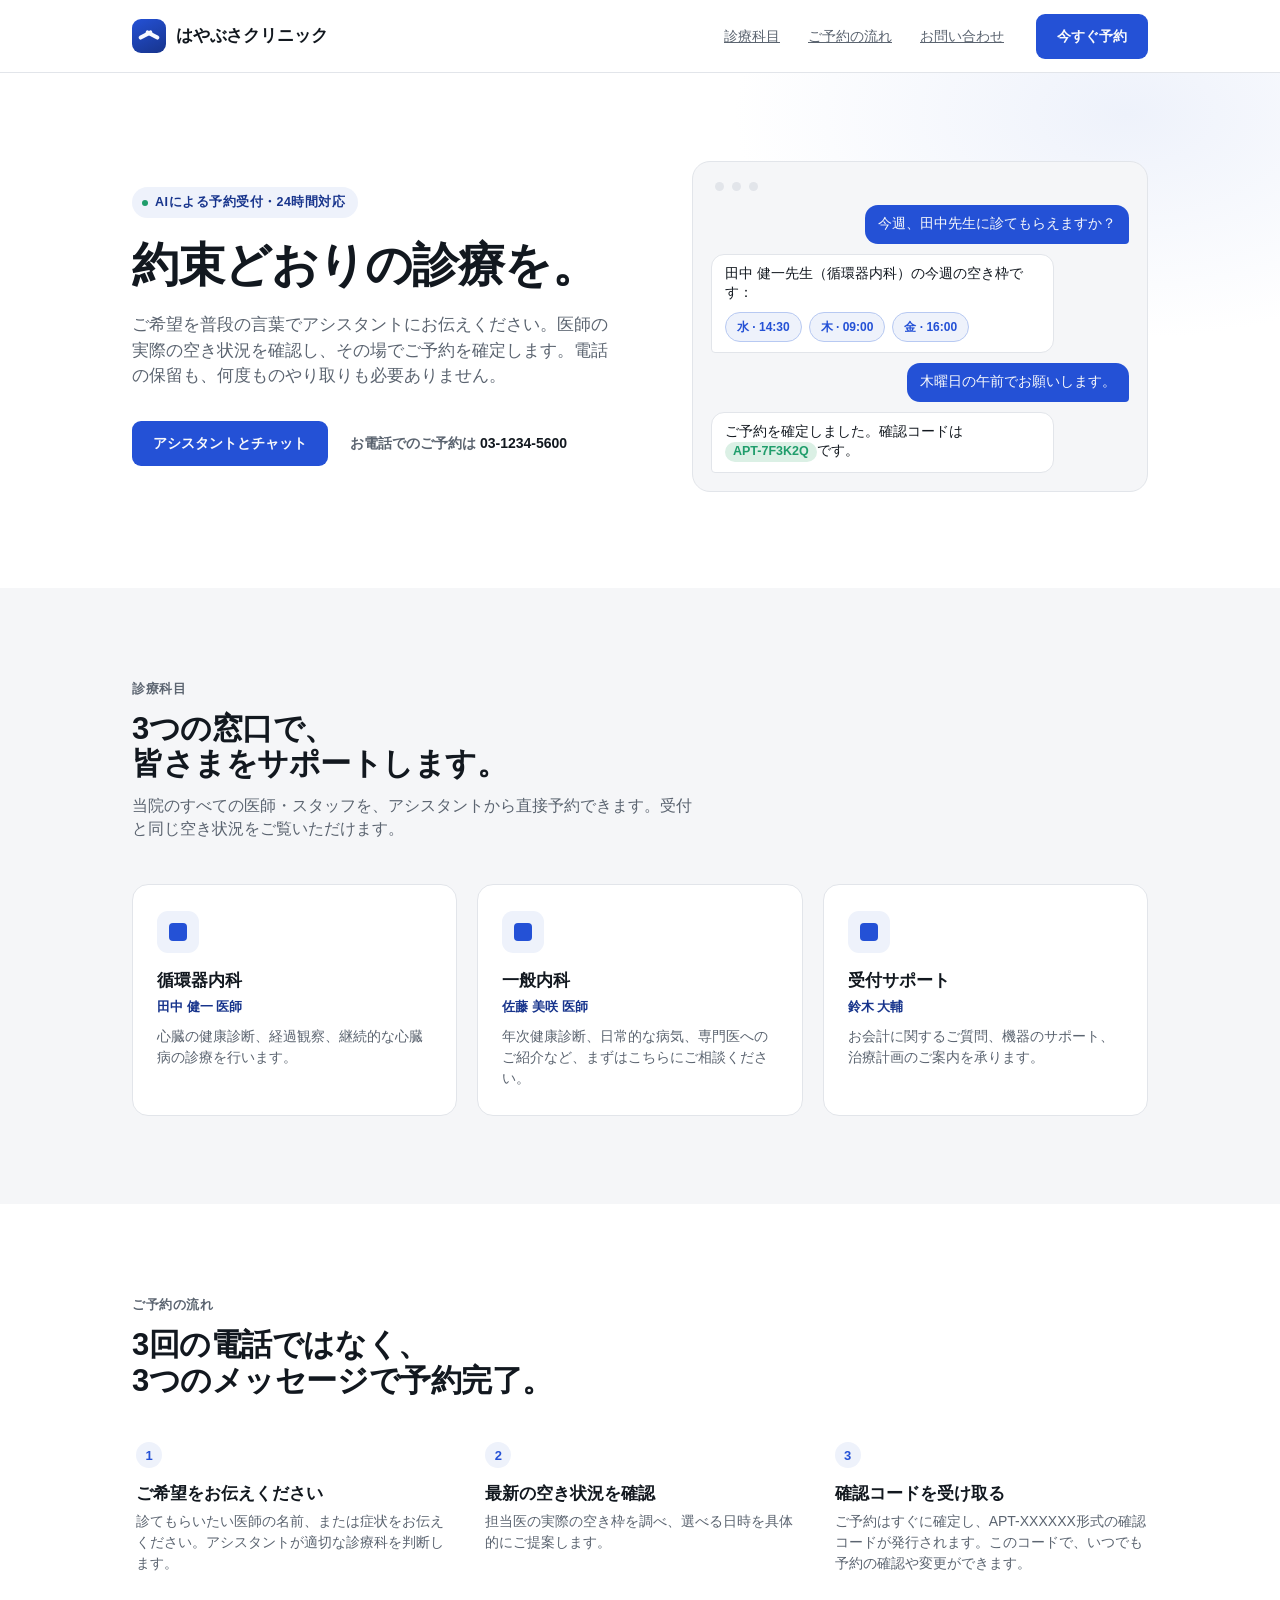
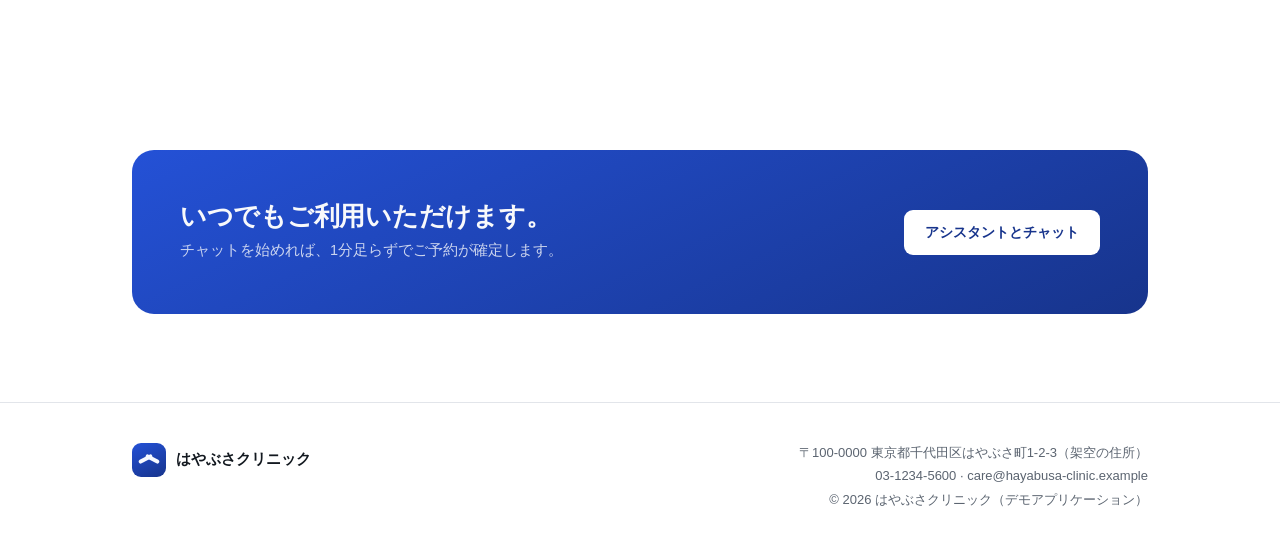
<file: demo/BookingWithAI/WebFolder/index.html>
<!DOCTYPE html>
<html lang="ja">
<head>
<meta charset="UTF-8">
<meta name="viewport" content="width=device-width, initial-scale=1">
<title>はやぶさクリニック — 約束どおりの診療を</title>
<style>
	:root {
		--ink: #12181f;
		--cobalt: #2451d6;
		--cobalt-deep: #17348c;
		--cobalt-tint: #eef2fb;
		--mist: #f5f6f8;
		--line: #e2e5ea;
		--slate: #5b6470;
		--mint: #1f9d6b;
		--mint-tint: #dbf0e5;
	}
	* { box-sizing: border-box; }
	html, body {
		margin: 0;
		padding: 0;
		font-family: -apple-system, "Segoe UI", "Helvetica Neue", Helvetica, Arial, "Hiragino Sans", "Hiragino Kaku Gothic ProN", "Yu Gothic UI", Meiryo, sans-serif;
		color: var(--ink);
		background: #ffffff;
		-webkit-font-smoothing: antialiased;
	}
	body { line-height: 1.5; }
	h1, h2, h3 { line-height: 1.15; margin: 0; text-wrap: balance; }
	p { margin: 0; }
	a { color: inherit; }
	img, svg { display: block; max-width: 100%; }
	.wrap {
		max-width: 1080px;
		margin: 0 auto;
		padding: 0 32px;
	}

	/* ---- Header ---- */
	header {
		position: sticky;
		top: 0;
		z-index: 10;
		background: rgba(255,255,255,0.92);
		backdrop-filter: blur(6px);
		border-bottom: 1px solid var(--line);
	}
	.headerRow {
		display: flex;
		align-items: center;
		justify-content: space-between;
		height: 72px;
	}
	.brand {
		display: flex;
		align-items: center;
		gap: 10px;
		font-weight: 700;
		font-size: 17px;
		letter-spacing: -0.01em;
	}
	.mark {
		width: 34px;
		height: 34px;
		border-radius: 9px;
		background: linear-gradient(155deg, var(--cobalt) 0%, var(--cobalt-deep) 100%);
		position: relative;
		flex: none;
	}
	.mark::before, .mark::after {
		content: "";
		position: absolute;
		background: #f7f9ff;
	}
	.mark::before {
		width: 15px;
		height: 4px;
		border-radius: 2px;
		top: 14px;
		left: 6px;
		transform: rotate(-28deg);
	}
	.mark::after {
		width: 15px;
		height: 4px;
		border-radius: 2px;
		top: 14px;
		left: 13px;
		transform: rotate(28deg);
	}
	nav {
		display: flex;
		align-items: center;
		gap: 32px;
	}
	nav .links {
		display: flex;
		gap: 28px;
		font-size: 14px;
		font-weight: 500;
		color: var(--slate);
	}
	nav .links a:hover { color: var(--ink); }
	.btn {
		display: inline-flex;
		align-items: center;
		justify-content: center;
		gap: 8px;
		border-radius: 9px;
		font-weight: 600;
		font-size: 14px;
		text-decoration: none;
		padding: 11px 20px;
		border: 1px solid transparent;
		cursor: pointer;
		transition: background 0.15s ease, border-color 0.15s ease, color 0.15s ease;
	}
	.btn.primary { background: var(--cobalt); color: #f8f9fb; }
	.btn.primary:hover { background: var(--cobalt-deep); }
	.btn.ghost { background: transparent; color: var(--ink); border-color: var(--line); }
	.btn.ghost:hover { border-color: var(--slate); }

	/* ---- Hero ---- */
	.hero {
		padding: 88px 0 96px;
		background:
			radial-gradient(560px 320px at 88% 8%, var(--cobalt-tint) 0%, rgba(238,242,251,0) 70%);
	}
	.heroGrid {
		display: grid;
		grid-template-columns: 1.05fr 0.95fr;
		gap: 56px;
		align-items: center;
	}
	.eyebrow {
		display: inline-flex;
		align-items: center;
		gap: 7px;
		font-size: 12.5px;
		font-weight: 700;
		letter-spacing: 0.04em;
		text-transform: uppercase;
		color: var(--cobalt-deep);
		background: var(--cobalt-tint);
		border-radius: 999px;
		padding: 6px 13px 6px 10px;
		margin-bottom: 20px;
	}
	.eyebrow .dot { width: 6px; height: 6px; border-radius: 50%; background: var(--mint); }
	.hero h1 {
		font-size: 47px;
		font-weight: 700;
		letter-spacing: -0.02em;
		margin-bottom: 20px;
	}
	.hero .sub {
		font-size: 17px;
		color: var(--slate);
		max-width: 480px;
		margin-bottom: 32px;
	}
	.heroActions { display: flex; align-items: center; gap: 22px; flex-wrap: wrap; }
	.telLink { font-size: 14px; font-weight: 600; color: var(--slate); text-decoration: none; }
	.telLink span { color: var(--ink); }

	/* ---- Hero preview card ---- */
	.previewCard {
		background: var(--mist);
		border: 1px solid var(--line);
		border-radius: 18px;
		padding: 18px;
	}
	.previewChrome {
		display: flex;
		align-items: center;
		gap: 8px;
		padding: 2px 4px 14px;
	}
	.previewChrome span {
		width: 9px; height: 9px; border-radius: 50%; background: var(--line);
	}
	.previewMsgs { display: flex; flex-direction: column; gap: 10px; }
	.pBubble {
		max-width: 82%;
		padding: 10px 13px;
		border-radius: 13px;
		font-size: 13.5px;
		line-height: 1.4;
	}
	.pBubble.user {
		align-self: flex-end;
		background: var(--cobalt);
		color: #f8f9fb;
		border-bottom-right-radius: 4px;
	}
	.pBubble.ai {
		align-self: flex-start;
		background: #ffffff;
		border: 1px solid var(--line);
		border-bottom-left-radius: 4px;
	}
	.pCode {
		display: inline-block;
		background: var(--mint-tint);
		color: var(--mint);
		font-weight: 700;
		padding: 1px 8px;
		border-radius: 999px;
		font-size: 12.5px;
	}
	.pSlots { display: flex; gap: 7px; flex-wrap: wrap; margin-top: 9px; }
	.pSlot {
		font-size: 12px;
		font-weight: 600;
		color: var(--cobalt);
		background: var(--cobalt-tint);
		border: 1px solid #b7c9f2;
		border-radius: 999px;
		padding: 6px 11px;
	}

	/* ---- Sections ---- */
	section { padding: 88px 0; }
	.sectionHead { max-width: 560px; margin-bottom: 44px; }
	.sectionHead .eyebrow { background: none; padding: 0; margin-bottom: 12px; color: var(--slate); }
	.sectionHead h2 { font-size: 31px; letter-spacing: -0.015em; margin-bottom: 12px; }
	.sectionHead p { color: var(--slate); font-size: 15.5px; }

	.services { background: var(--mist); }
	.cardGrid {
		display: grid;
		grid-template-columns: repeat(3, 1fr);
		gap: 20px;
	}
	.card {
		background: #ffffff;
		border: 1px solid var(--line);
		border-radius: 16px;
		padding: 26px 24px;
	}
	.cardIcon {
		width: 42px;
		height: 42px;
		border-radius: 11px;
		background: var(--cobalt-tint);
		margin-bottom: 18px;
		position: relative;
	}
	.cardIcon::before {
		content: "";
		position: absolute;
		inset: 12px;
		border-radius: 4px;
		background: var(--cobalt);
	}
	.card h3 { font-size: 17px; margin-bottom: 6px; }
	.card .who { font-size: 13px; font-weight: 600; color: var(--cobalt-deep); margin-bottom: 10px; }
	.card p.desc { color: var(--slate); font-size: 14px; }

	.steps {
		display: grid;
		grid-template-columns: repeat(3, 1fr);
		gap: 32px;
	}
	.step { position: relative; padding-left: 4px; }
	.step .num {
		font-size: 13px;
		font-weight: 700;
		color: var(--cobalt);
		background: var(--cobalt-tint);
		width: 26px;
		height: 26px;
		border-radius: 50%;
		display: flex;
		align-items: center;
		justify-content: center;
		margin-bottom: 16px;
	}
	.step h3 { font-size: 16.5px; margin-bottom: 8px; }
	.step p { color: var(--slate); font-size: 14px; }

	.ctaBand {
		background: linear-gradient(155deg, var(--cobalt) 0%, var(--cobalt-deep) 100%);
		border-radius: 22px;
		padding: 52px 48px;
		display: flex;
		align-items: center;
		justify-content: space-between;
		gap: 24px;
		flex-wrap: wrap;
		color: #f8f9fb;
	}
	.ctaBand h2 { font-size: 26px; letter-spacing: -0.01em; margin-bottom: 8px; }
	.ctaBand p { color: rgba(248,249,251,0.8); font-size: 14.5px; }
	.ctaBand .btn.primary { background: #ffffff; color: var(--cobalt-deep); }
	.ctaBand .btn.primary:hover { background: #eef2fb; }

	footer {
		border-top: 1px solid var(--line);
		padding: 40px 0;
	}
	.footRow {
		display: flex;
		justify-content: space-between;
		align-items: flex-start;
		flex-wrap: wrap;
		gap: 24px;
	}
	.footBrand { display: flex; align-items: center; gap: 10px; font-weight: 700; font-size: 14.5px; }
	.footMeta { font-size: 13px; color: var(--slate); text-align: right; }
	.footMeta div + div { margin-top: 4px; }

	@media (max-width: 860px) {
		.heroGrid { grid-template-columns: 1fr; }
		.cardGrid, .steps { grid-template-columns: 1fr; }
		nav .links { display: none; }
		.hero h1 { font-size: 36px; }
		.footRow { flex-direction: column; }
		.footMeta { text-align: left; }
	}

	@media (prefers-color-scheme: dark) {
		html, body { background: #0f1319; color: #e9ecf2; }
		header { background: rgba(15,19,25,0.86); border-color: #232a35; }
		.line, .card, header, footer { border-color: #232a35; }
		.card { background: #161c25; border-color: #232a35; }
		.previewCard { background: #161c25; border-color: #232a35; }
		.pBubble.ai { background: #1d2430; border-color: #2a3240; color: #e9ecf2; }
		.services { background: #131820; }
		.btn.ghost { border-color: #2a3240; color: #e9ecf2; }
		.eyebrow { color: #a9c0f5; background: #1a2338; }
		.sectionHead .eyebrow { background: none; color: #8b95a6; }
		.hero .sub, .card p.desc, .step p, .sectionHead p, .footMeta, nav .links { color: #8b95a6; }
		footer, header, .card, .previewCard { border-color: #232a35; }
	}
</style>
</head>
<body>

<header>
	<div class="wrap headerRow">
		<div class="brand"><span class="mark"></span> はやぶさクリニック</div>
		<nav>
			<div class="links">
				<a href="#services">診療科目</a>
				<a href="#how">ご予約の流れ</a>
				<a href="#contact">お問い合わせ</a>
			</div>
			<a class="btn primary" href="webchat.html">今すぐ予約</a>
		</nav>
	</div>
</header>

<section class="hero">
	<div class="wrap heroGrid">
		<div>
			<div class="eyebrow"><span class="dot"></span> AIによる予約受付・24時間対応</div>
			<h1>約束どおりの診療を。</h1>
			<p class="sub">ご希望を普段の言葉でアシスタントにお伝えください。医師の実際の空き状況を確認し、その場でご予約を確定します。電話の保留も、何度ものやり取りも必要ありません。</p>
			<div class="heroActions">
				<a class="btn primary" href="webchat.html">アシスタントとチャット</a>
				<a class="telLink" href="tel:+81312345600">お電話でのご予約は <span>03-1234-5600</span></a>
			</div>
		</div>
		<div class="previewCard">
			<div class="previewChrome"><span></span><span></span><span></span></div>
			<div class="previewMsgs">
				<div class="pBubble user">今週、田中先生に診てもらえますか？</div>
				<div class="pBubble ai">
					田中 健一先生（循環器内科）の今週の空き枠です：
					<div class="pSlots">
						<span class="pSlot">水 · 14:30</span>
						<span class="pSlot">木 · 09:00</span>
						<span class="pSlot">金 · 16:00</span>
					</div>
				</div>
				<div class="pBubble user">木曜日の午前でお願いします。</div>
				<div class="pBubble ai">ご予約を確定しました。確認コードは<span class="pCode">APT-7F3K2Q</span>です。</div>
			</div>
		</div>
	</div>
</section>

<section class="services" id="services">
	<div class="wrap">
		<div class="sectionHead">
			<div class="eyebrow">診療科目</div>
			<h2>3つの窓口で、<br>皆さまをサポートします。</h2>
			<p>当院のすべての医師・スタッフを、アシスタントから直接予約できます。受付と同じ空き状況をご覧いただけます。</p>
		</div>
		<div class="cardGrid">
			<div class="card">
				<div class="cardIcon"></div>
				<h3>循環器内科</h3>
				<div class="who">田中 健一 医師</div>
				<p class="desc">心臓の健康診断、経過観察、継続的な心臓病の診療を行います。</p>
			</div>
			<div class="card">
				<div class="cardIcon"></div>
				<h3>一般内科</h3>
				<div class="who">佐藤 美咲 医師</div>
				<p class="desc">年次健康診断、日常的な病気、専門医へのご紹介など、まずはこちらにご相談ください。</p>
			</div>
			<div class="card">
				<div class="cardIcon"></div>
				<h3>受付サポート</h3>
				<div class="who">鈴木 大輔</div>
				<p class="desc">お会計に関するご質問、機器のサポート、治療計画のご案内を承ります。</p>
			</div>
		</div>
	</div>
</section>

<section id="how">
	<div class="wrap">
		<div class="sectionHead">
			<div class="eyebrow">ご予約の流れ</div>
			<h2>3回の電話ではなく、<br>3つのメッセージで予約完了。</h2>
		</div>
		<div class="steps">
			<div class="step">
				<div class="num">1</div>
				<h3>ご希望をお伝えください</h3>
				<p>診てもらいたい医師の名前、または症状をお伝えください。アシスタントが適切な診療科を判断します。</p>
			</div>
			<div class="step">
				<div class="num">2</div>
				<h3>最新の空き状況を確認</h3>
				<p>担当医の実際の空き枠を調べ、選べる日時を具体的にご提案します。</p>
			</div>
			<div class="step">
				<div class="num">3</div>
				<h3>確認コードを受け取る</h3>
				<p>ご予約はすぐに確定し、APT-XXXXXX形式の確認コードが発行されます。このコードで、いつでも予約の確認や変更ができます。</p>
			</div>
		</div>
	</div>
</section>

<section id="contact">
	<div class="wrap">
		<div class="ctaBand">
			<div>
				<h2>いつでもご利用いただけます。</h2>
				<p>チャットを始めれば、1分足らずでご予約が確定します。</p>
			</div>
			<a class="btn primary" href="webchat.html">アシスタントとチャット</a>
		</div>
	</div>
</section>

<footer>
	<div class="wrap footRow">
		<div class="footBrand"><span class="mark"></span> はやぶさクリニック</div>
		<div class="footMeta">
			<div>〒100-0000 東京都千代田区はやぶさ町1-2-3（架空の住所）</div>
			<div>03-1234-5600 · care@hayabusa-clinic.example</div>
			<div>© 2026 はやぶさクリニック（デモアプリケーション）</div>
		</div>
	</div>
</footer>

</body>
</html>
</file>
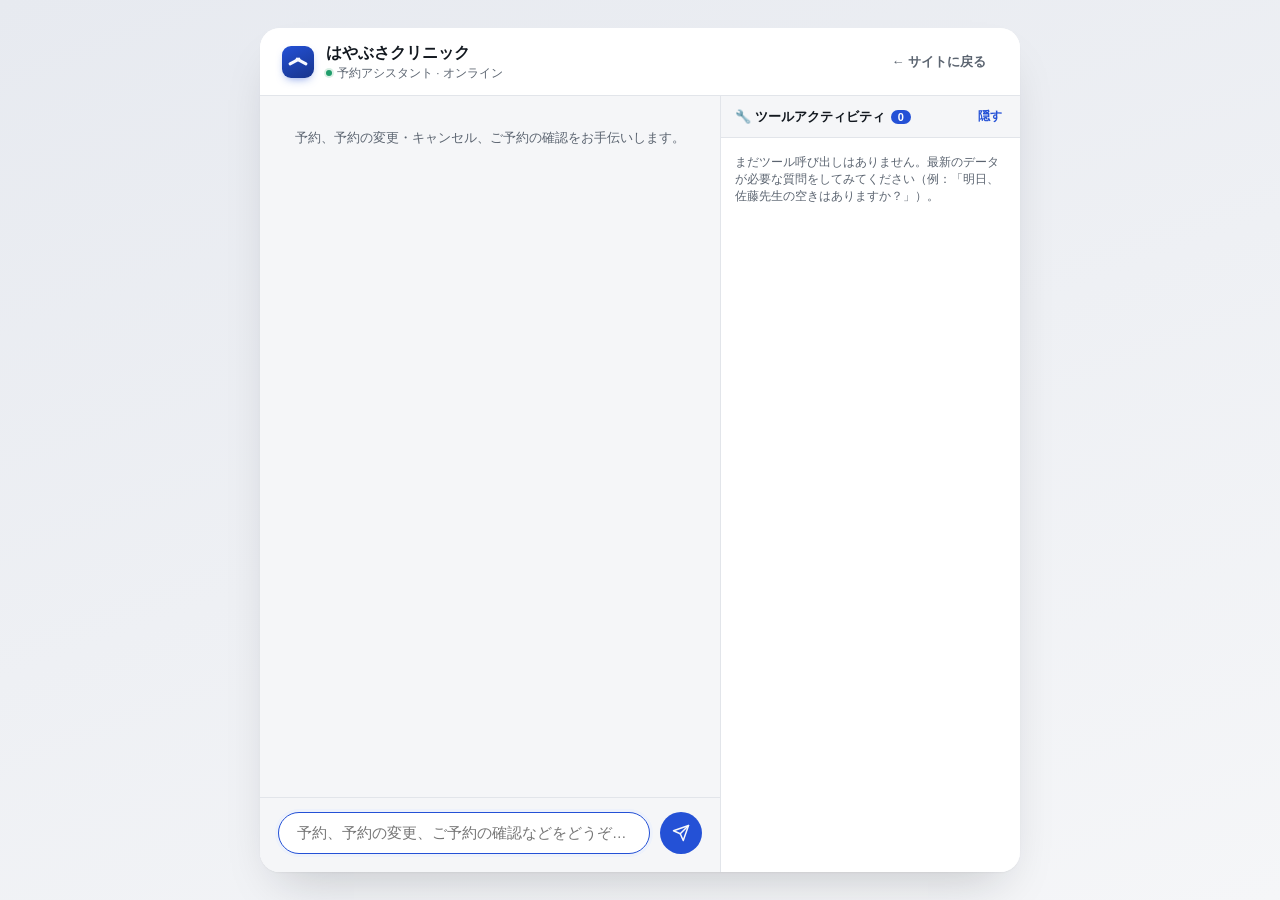
<file: demo/BookingWithAI/WebFolder/webchat.html>
<!DOCTYPE html>
<html lang="ja">
<head>
<meta charset="UTF-8">
<meta name="viewport" content="width=device-width, initial-scale=1">
<title>はやぶさクリニック — ご予約</title>
<style>
	:root {
		--ink: #12181f;
		--cobalt: #2451d6;
		--cobalt-deep: #17348c;
		--cobalt-tint: #eef2fb;
		--mist: #f5f6f8;
		--canvas: #e7eaf0;
		--line: #e2e5ea;
		--slate: #5b6470;
		--mint: #1f9d6b;
		--mint-tint: #dbf0e5;
		--rust: #d93b3b;
		--rust-tint: #fadede;
		--card-bg: #ffffff;
	}
	* { box-sizing: border-box; }
	html, body {
		margin: 0;
		height: 100%;
		font-family: -apple-system, "Segoe UI", "Helvetica Neue", Helvetica, Arial, "Hiragino Sans", "Hiragino Kaku Gothic ProN", "Yu Gothic UI", Meiryo, sans-serif;
		color: var(--ink);
	}
	body {
		display: flex;
		justify-content: center;
		align-items: center;
		background: linear-gradient(160deg, var(--canvas) 0%, var(--mist) 100%);
		padding: 28px 16px;
	}

	.appShell {
		width: 100%;
		max-width: 760px;
		height: min(860px, 100%);
		display: flex;
		flex-direction: column;
		background: var(--card-bg);
		border-radius: 20px;
		box-shadow: 0 1px 2px rgba(18, 24, 31, 0.04), 0 24px 48px -20px rgba(18, 24, 31, 0.22);
		overflow: hidden;
	}

	header {
		flex: none;
		display: flex;
		align-items: center;
		justify-content: space-between;
		height: 68px;
		padding: 0 22px;
		background: #ffffff;
		border-bottom: 1px solid var(--line);
	}
	.brand { display: flex; align-items: center; gap: 12px; font-weight: 700; font-size: 15.5px; }
	.mark {
		width: 32px; height: 32px; border-radius: 9px; flex: none;
		background: linear-gradient(155deg, var(--cobalt) 0%, var(--cobalt-deep) 100%);
		position: relative;
		box-shadow: 0 4px 10px -4px rgba(36, 81, 214, 0.65);
	}
	.mark::before, .mark::after { content: ""; position: absolute; background: #f7f9ff; width: 13px; height: 3px; border-radius: 2px; top: 14px; }
	.mark::before { left: 6px; transform: rotate(-28deg); }
	.mark::after { left: 13px; transform: rotate(28deg); }
	.brand .brandText { display: flex; flex-direction: column; gap: 2px; }
	.brand .status { display: flex; align-items: center; gap: 5px; font-weight: 500; font-size: 11.5px; color: var(--slate); }
	.dot { width: 6px; height: 6px; border-radius: 50%; background: var(--mint); flex: none; box-shadow: 0 0 0 2px var(--mint-tint); }
	.backLink {
		font-size: 13px;
		font-weight: 600;
		color: var(--slate);
		text-decoration: none;
		padding: 7px 12px;
		border-radius: 8px;
	}
	.backLink:hover { color: var(--ink); background: var(--mist); }

	main { flex: 1; overflow: hidden; display: flex; justify-content: center; background: var(--mist); }
	.chatCol { flex: 1; min-width: 0; display: flex; flex-direction: column; min-height: 0; }

	/* ---- Tool Activity panel (demo aid: shows each tool call the model made) ---- */
	.tool-panel {
		width: 300px;
		flex: none;
		display: flex;
		flex-direction: column;
		background: var(--card-bg);
		border-left: 1px solid var(--line);
		overflow: hidden;
		transition: width 0.18s ease;
	}
	.tool-panel.collapsed {
		width: 52px;
	}
	.tool-panel.collapsed .tool-panel-body {
		display: none;
	}
	.tool-panel.collapsed .tool-panel-header {
		justify-content: center;
		padding: 10px 4px;
	}
	.tool-panel.collapsed .tool-panel-label {
		display: none;
	}
	.tool-panel-header {
		flex: none;
		display: flex;
		align-items: center;
		justify-content: space-between;
		padding: 10px 14px;
		font-size: 13px;
		font-weight: 700;
		background: var(--mist);
		border-bottom: 1px solid var(--line);
	}
	.tool-count {
		display: inline-block;
		background: var(--cobalt);
		color: #fff;
		font-size: 11px;
		font-weight: 700;
		border-radius: 999px;
		padding: 1px 7px;
		margin-left: 6px;
	}
	.tool-toggle-btn {
		font-family: inherit;
		font-size: 12px;
		font-weight: 600;
		color: var(--cobalt);
		background: none;
		border: none;
		cursor: pointer;
		padding: 2px 4px;
	}
	.tool-panel-body {
		flex: 1;
		overflow-y: auto;
		padding: 10px;
		display: flex;
		flex-direction: column;
		gap: 8px;
	}
	.tool-empty { font-size: 12px; color: var(--slate); padding: 6px 4px; }
	.tool-entry {
		border: 1px solid var(--line);
		border-radius: 8px;
		padding: 8px 10px;
		background: var(--card-bg);
		transition: background 0.6s ease;
	}
	.tool-entry.new { background: #fff4d6; }
	.tool-entry-head { display: flex; align-items: center; justify-content: space-between; margin-bottom: 6px; }
	.tool-name { font-size: 12.5px; font-weight: 700; color: var(--cobalt-deep); }
	.tool-time { font-size: 10.5px; color: var(--slate); }
	.tool-entry-label {
		font-size: 10.5px; font-weight: 700; text-transform: uppercase;
		letter-spacing: 0.03em; color: var(--slate); margin: 6px 0 2px;
	}
	.tool-json {
		margin: 0;
		font-family: "SF Mono", Consolas, "Courier New", monospace;
		font-size: 11px;
		line-height: 1.4;
		background: var(--mist);
		border-radius: 6px;
		padding: 6px 8px;
		white-space: pre-wrap;
		word-break: break-word;
	}
	@media (max-width: 900px) { .tool-panel { display: none; } }

	.messages {
		flex: 1;
		overflow-y: auto;
		padding: 22px 20px 14px;
		display: flex;
		flex-direction: column;
		gap: 14px;
	}
	.messages::-webkit-scrollbar { width: 8px; }
	.messages::-webkit-scrollbar-thumb { background: #d5d9e0; border-radius: 999px; }

	.row {
		display: flex;
		align-items: flex-end;
		gap: 8px;
		max-width: 82%;
		animation: rise 0.22s ease-out;
	}
	.row.user { align-self: flex-end; flex-direction: row-reverse; }
	.row.ai { align-self: flex-start; }
	@keyframes rise { from { opacity: 0; transform: translateY(6px); } to { opacity: 1; transform: translateY(0); } }

	.avatar {
		width: 26px; height: 26px; border-radius: 50%; flex: none;
		display: flex; align-items: center; justify-content: center;
		font-size: 11px; font-weight: 700;
	}
	.avatar.ai { background: linear-gradient(155deg, var(--cobalt) 0%, var(--cobalt-deep) 100%); color: #f7f9ff; }
	.avatar.user { background: var(--cobalt-tint); color: var(--cobalt-deep); }

	.bubbleCol { display: flex; flex-direction: column; gap: 4px; min-width: 0; }
	.row.user .bubbleCol { align-items: flex-end; }

	.bubble {
		padding: 11px 15px;
		border-radius: 16px;
		line-height: 1.5;
		font-size: 14.5px;
		white-space: pre-wrap;
		word-wrap: break-word;
	}
	.row.user .bubble {
		background: var(--cobalt);
		color: #f8f9fb;
		border-bottom-right-radius: 5px;
	}
	.row.ai .bubble {
		background: #ffffff;
		border: 1px solid var(--line);
		border-bottom-left-radius: 5px;
	}
	.timestamp { font-size: 11px; color: var(--slate); padding: 0 3px; opacity: 0.75; }

	.bubble.notice { align-self: center; background: transparent; color: var(--slate); font-size: 12.5px; text-align: center; }
	.bubble.error { background: var(--rust-tint); border: 1px solid var(--rust); color: var(--rust); }

	.code-pill {
		display: inline-block;
		background: var(--mint-tint);
		color: var(--mint);
		font-weight: 700;
		padding: 1px 8px;
		border-radius: 999px;
		font-size: 13px;
	}
	.slot-suggestions { display: flex; flex-wrap: wrap; gap: 8px; margin-top: 10px; }
	.slot-btn {
		font-family: inherit;
		font-size: 13px;
		font-weight: 600;
		color: var(--cobalt);
		background: var(--cobalt-tint);
		border: 1px solid #b7c9f2;
		border-radius: 999px;
		padding: 7px 14px;
		cursor: pointer;
		transition: background 0.15s ease, color 0.15s ease, transform 0.1s ease;
	}
	.slot-btn:hover:not(:disabled) { background: var(--cobalt); color: #f8f9fb; transform: translateY(-1px); }
	.slot-btn:disabled { cursor: default; opacity: 0.5; }
	.slot-btn.selected { background: var(--cobalt); color: #f8f9fb; opacity: 1; }

	.typingLabel { font-size: 13.5px; color: var(--slate); vertical-align: middle; }
	.typing { display: inline-flex; align-items: center; height: 14px; vertical-align: middle; }
	.typing span {
		display: inline-block; width: 6px; height: 6px; margin: 0 2px;
		background: var(--slate); border-radius: 50%;
		animation: blink 1.2s infinite ease-in-out;
	}
	.typing span:nth-child(2) { animation-delay: 0.2s; }
	.typing span:nth-child(3) { animation-delay: 0.4s; }
	@keyframes blink { 0%, 80%, 100% { opacity: 0.2; } 40% { opacity: 1; } }

	.composer {
		flex: none;
		display: flex;
		align-items: center;
		gap: 10px;
		padding: 14px 18px 18px;
		background: var(--mist);
		border-top: 1px solid var(--line);
	}
	.composer input {
		flex: 1;
		border: 1px solid var(--line);
		background: #ffffff;
		border-radius: 999px;
		padding: 12px 18px;
		font-size: 14.5px;
		font-family: inherit;
		color: var(--ink);
		transition: border-color 0.15s ease, box-shadow 0.15s ease;
	}
	.composer input:focus { outline: none; border-color: var(--cobalt); box-shadow: 0 0 0 3px var(--cobalt-tint); }
	.composer button {
		flex: none;
		width: 42px; height: 42px;
		display: flex; align-items: center; justify-content: center;
		color: #f8f9fb;
		background: var(--cobalt);
		border: none;
		border-radius: 50%;
		cursor: pointer;
		transition: background 0.15s ease, transform 0.1s ease;
	}
	.composer button svg { width: 18px; height: 18px; }
	.composer button:hover:not(:disabled) { background: var(--cobalt-deep); }
	.composer button:active:not(:disabled) { transform: scale(0.94); }
	.composer button:disabled { opacity: 0.5; cursor: default; }

	@media (max-width: 640px) {
		body { padding: 0; }
		.appShell { max-width: none; height: 100%; border-radius: 0; box-shadow: none; }
		.row { max-width: 90%; }
	}

	@media (prefers-color-scheme: dark) {
		:root { --card-bg: #161c25; }
		body { background: linear-gradient(160deg, #0b0e13 0%, #0f1319 100%); }
		header { background: #161c25; border-color: #232a35; }
		main { background: #0f1319; }
		.row.ai .bubble { background: #1d2430; border-color: #2a3240; color: #e9ecf2; }
		.avatar.user { background: #232c3d; color: #b9c6e6; }
		.composer { background: #0f1319; border-color: #232a35; }
		.composer input { background: #1d2430; border-color: #2a3240; color: #e9ecf2; }
		.composer input:focus { box-shadow: 0 0 0 3px rgba(36, 81, 214, 0.28); }
		.backLink:hover { background: #1d2430; }
		.backLink, .brand .status, .bubble.notice, .timestamp { color: #8b95a6; }
		.messages::-webkit-scrollbar-thumb { background: #2a3240; }
		.tool-panel { border-color: #232a35; }
		.tool-panel-header { background: #0f1319; border-color: #232a35; }
		.tool-entry { background: #1d2430; border-color: #2a3240; }
		.tool-json { background: #0f1319; color: #c7cedb; }
		.tool-name { color: #b9c6e6; }
		.tool-entry-label, .tool-time, .tool-empty { color: #8b95a6; }
	}
</style>
</head>
<body>

<div class="appShell">
	<header>
		<div class="brand">
			<span class="mark"></span>
			<span class="brandText">
				はやぶさクリニック
				<span class="status"><span class="dot"></span>予約アシスタント · オンライン</span>
			</span>
		</div>
		<a class="backLink" href="index.html">← サイトに戻る</a>
	</header>

	<main>
		<div class="chatCol">
			<div class="messages" id="messages"></div>
			<form class="composer" id="composer">
				<input id="messageInput" type="text" placeholder="予約、予約の変更、ご予約の確認などをどうぞ…" autocomplete="off" />
				<button type="submit" id="sendBtn" aria-label="送信">
					<svg viewBox="0 0 24 24" fill="none" stroke="currentColor" stroke-width="2" stroke-linecap="round" stroke-linejoin="round"><line x1="22" y1="2" x2="11" y2="13"></line><polygon points="22 2 15 22 11 13 2 9 22 2"></polygon></svg>
				</button>
			</form>
		</div>
		<div class="tool-panel" id="toolPanel">
			<div class="tool-panel-header">
				<span class="tool-panel-label">🔧 ツールアクティビティ<span class="tool-count" id="toolCount">0</span></span>
				<button type="button" class="tool-toggle-btn" id="toolPanelToggle">隠す</button>
			</div>
			<div class="tool-panel-body" id="toolPanelBody">
				<div class="tool-empty" id="toolEmpty">まだツール呼び出しはありません。最新のデータが必要な質問をしてみてください（例：「明日、佐藤先生の空きはありますか？」）。</div>
			</div>
		</div>
	</main>
</div>

<script>
	var messagesEl = document.getElementById("messages");
	var form = document.getElementById("composer");
	var input = document.getElementById("messageInput");
	var sendBtn = document.getElementById("sendBtn");
	var conversationID = localStorage.getItem("kestrel_conversationID") || "";
	var busy = false;

	function escapeHtml(text) {
		var div = document.createElement("div");
		div.textContent = text;
		return div.innerHTML;
	}
	function escapeAttr(text) {
		return String(text).replace(/&/g, "&amp;").replace(/"/g, "&quot;");
	}
	function scrollToBottom() {
		messagesEl.scrollTop = messagesEl.scrollHeight;
	}
	function nowLabel() {
		return new Date().toLocaleTimeString("ja-JP", {hour: "numeric", minute: "2-digit"});
	}
	function addBubble(className, text) {
		// Plain centered notices/errors don't get the avatar+row treatment.
		if (className === "notice") {
			var notice = document.createElement("div");
			notice.className = "bubble notice";
			notice.textContent = text;
			messagesEl.appendChild(notice);
			scrollToBottom();
			return notice;
		}

		var row = document.createElement("div");
		row.className = "row " + (className === "user" ? "user" : "ai");

		var avatar = document.createElement("div");
		avatar.className = "avatar " + (className === "user" ? "user" : "ai");
		avatar.textContent = className === "user" ? "私" : "は";

		var col = document.createElement("div");
		col.className = "bubbleCol";

		var bubble = document.createElement("div");
		bubble.className = "bubble " + className;
		bubble.textContent = text;

		var stamp = document.createElement("div");
		stamp.className = "timestamp";
		stamp.textContent = nowLabel();

		col.appendChild(bubble);
		col.appendChild(stamp);
		row.appendChild(avatar);
		row.appendChild(col);
		messagesEl.appendChild(row);
		scrollToBottom();
		return bubble;
	}
	function formatDateLabel(dateStr) {
		try {
			var d = new Date(dateStr + "T00:00:00");
			return d.toLocaleDateString("ja-JP", {weekday: "short", month: "short", day: "numeric"});
		} catch (e) {
			return dateStr;
		}
	}
	function renderSlotButtonsHTML(data) {
		if (!data || !data.options || !data.options.length) return "";
		var staffName = data.staffName || "";
		var html = '<div class="slot-suggestions" data-staff="' + escapeAttr(staffName) + '">';
		data.options.forEach(function (opt) {
			var label = formatDateLabel(opt.date) + " · " + opt.time;
			html += '<button type="button" class="slot-btn" data-date="' + escapeAttr(opt.date) + '" data-time="' + escapeAttr(opt.time) + '">' + escapeHtml(label) + "</button>";
		});
		html += "</div>";
		return html;
	}
	function prettyJSON(rawText) {
		try {
			return JSON.stringify(JSON.parse(rawText), null, 2);
		} catch (e) {
			return String(rawText);
		}
	}

	// Renders the server-side tool-call trace (APT_WebChat_RunTurn's $trace,
	// forwarded by APT_WebChat_Handle) once a reply lands. This endpoint is
	// synchronous, so all of this turn's tool calls appear at once rather
	// than incrementally.
	function renderTrace(trace) {
		if (!trace || !trace.length) return;

		var empty = document.getElementById("toolEmpty");
		if (empty) empty.parentNode.removeChild(empty);

		var panelBody = document.getElementById("toolPanelBody");
		var countEl = document.getElementById("toolCount");

		trace.forEach(function (call) {
			var entry = document.createElement("div");
			entry.className = "tool-entry new";
			entry.innerHTML =
				'<div class="tool-entry-head">' +
					'<span class="tool-name">🔧 ' + escapeHtml(call.name) + '</span>' +
					'<span class="tool-time">' + nowLabel() + '</span>' +
				'</div>' +
				'<div class="tool-entry-label">引数</div>' +
				'<pre class="tool-json">' + escapeHtml(prettyJSON(call.arguments)) + '</pre>' +
				'<div class="tool-entry-label">結果</div>' +
				'<pre class="tool-json">' + escapeHtml(prettyJSON(call.result)) + '</pre>';
			panelBody.appendChild(entry);
			countEl.textContent = String(parseInt(countEl.textContent, 10) + 1);
			setTimeout(function () { entry.className = "tool-entry"; }, 900);
		});

		panelBody.scrollTop = panelBody.scrollHeight;
	}

	(function () {
		var toggleBtn = document.getElementById("toolPanelToggle");
		var panel = document.getElementById("toolPanel");
		toggleBtn.addEventListener("click", function () {
			var collapsed = panel.classList.toggle("collapsed");
			toggleBtn.textContent = collapsed ? "表示" : "隠す";
		});
	})();

	function formatReply(text) {
		var slotsHTML = "";
		var cleanText = text;
		var slotsMatch = /<slots>([\s\S]*?)<\/slots>/.exec(text);
		if (slotsMatch) {
			cleanText = text.slice(0, slotsMatch.index) + text.slice(slotsMatch.index + slotsMatch[0].length);
			try {
				slotsHTML = renderSlotButtonsHTML(JSON.parse(slotsMatch[1]));
			} catch (e) {
				slotsHTML = "";
			}
		}
		var escaped = escapeHtml(cleanText.trim());
		escaped = escaped.replace(/\bAPT-[A-Z0-9]{6}\b/g, function (code) {
			return '<span class="code-pill">' + code + "</span>";
		});
		return escaped + slotsHTML;
	}

	function setBusy(state) {
		busy = state;
		input.disabled = state;
		sendBtn.disabled = state;
	}

	// Cosmetic only: the backend call below is a single blocking request that may
	// internally run several tool-calling rounds with nothing to report until it's
	// fully done, so there's no real progress to show - this just rotates reassuring
	// text on a timer so a multi-second wait doesn't feel dead.
	var TYPING_MESSAGES = ["考えています…", "スケジュールを確認しています…", "お調べしています…", "もう少々お待ちください…"];

	function sendMessage(text) {
		if (!text || busy) return;
		setBusy(true);
		addBubble("user", text);

		var typingRow = document.createElement("div");
		typingRow.className = "row ai";
		typingRow.innerHTML = '<div class="avatar ai">は</div><div class="bubbleCol"><div class="bubble ai"><span class="typingLabel">' + TYPING_MESSAGES[0] + '</span> <span class="typing"><span></span><span></span><span></span></span></div></div>';
		messagesEl.appendChild(typingRow);
		scrollToBottom();

		var typingLabelEl = typingRow.querySelector(".typingLabel");
		var typingStep = 0;
		var typingInterval = setInterval(function () {
			typingStep++;
			if (typingStep < TYPING_MESSAGES.length) {
				typingLabelEl.textContent = TYPING_MESSAGES[typingStep];
				scrollToBottom();
			}
		}, 1600);

		// ORDA REST class-function call: body is a JSON array of positional args (one
		// entry here, matching the single $body parameter of DataStore.chat()); 4D wraps
		// whatever the function returns as {"result": ...}.
		fetch("/rest/$catalog/chat", {
			method: "POST",
			headers: {"Content-Type": "application/json"},
			body: JSON.stringify([{conversationID: conversationID, message: text}])
		})
			.then(function (res) {
				return res.text().then(function (raw) {
					var parsed;
					try {
						parsed = JSON.parse(raw);
					} catch (e) {
						throw new Error("サーバーからJSON以外の応答が返されました（HTTP " + res.status + "）：" + raw.slice(0, 200));
					}
					return parsed;
				});
			})
			.then(function (parsed) {
				typingRow.remove();
				var data = parsed && parsed.result;
				if (!data || !data.success) {
					var errMsg = (data && data.error) || (parsed && parsed.error && parsed.error.message) || "問題が発生しました。もう一度お試しください。";
					addBubble("error", errMsg);
					return;
				}
				conversationID = data.conversationID;
				localStorage.setItem("kestrel_conversationID", conversationID);

				renderTrace(data.trace);

				var bubble = addBubble("ai", "");
				bubble.innerHTML = formatReply(data.reply);
				scrollToBottom();
			})
			.catch(function (err) {
				typingRow.remove();
				addBubble("error", "アシスタントに接続できませんでした：" + err.message);
			})
			.finally(function () {
				clearInterval(typingInterval);
				setBusy(false);
				input.focus();
			});
	}

	form.addEventListener("submit", function (event) {
		event.preventDefault();
		var text = input.value.trim();
		if (!text) return;
		input.value = "";
		sendMessage(text);
	});

	// Clicking a suggested slot sends it as a plain message, same as typing it.
	messagesEl.addEventListener("click", function (event) {
		var btn = event.target;
		while (btn && btn !== messagesEl && (!btn.className || btn.className.indexOf("slot-btn") === -1)) {
			btn = btn.parentNode;
		}
		if (!btn || btn === messagesEl || btn.disabled) return;

		var group = btn.parentNode;
		var staffName = (group && group.getAttribute) ? (group.getAttribute("data-staff") || "") : "";
		var label = formatDateLabel(btn.getAttribute("data-date"));
		var time = btn.getAttribute("data-time");

		var buttons = group.getElementsByTagName("button");
		for (var i = 0; i < buttons.length; i++) buttons[i].disabled = true;
		btn.className += " selected";

		var message = label + " " + time + "で予約をお願いします" + (staffName ? "（担当：" + staffName + "）" : "") + "。";
		sendMessage(message);
	});

	addBubble("notice", conversationID ? "おかえりなさい。前回の続きからどうぞ。" : "予約、予約の変更・キャンセル、ご予約の確認をお手伝いします。");
	input.focus();
</script>
</body>
</html>
</file>
